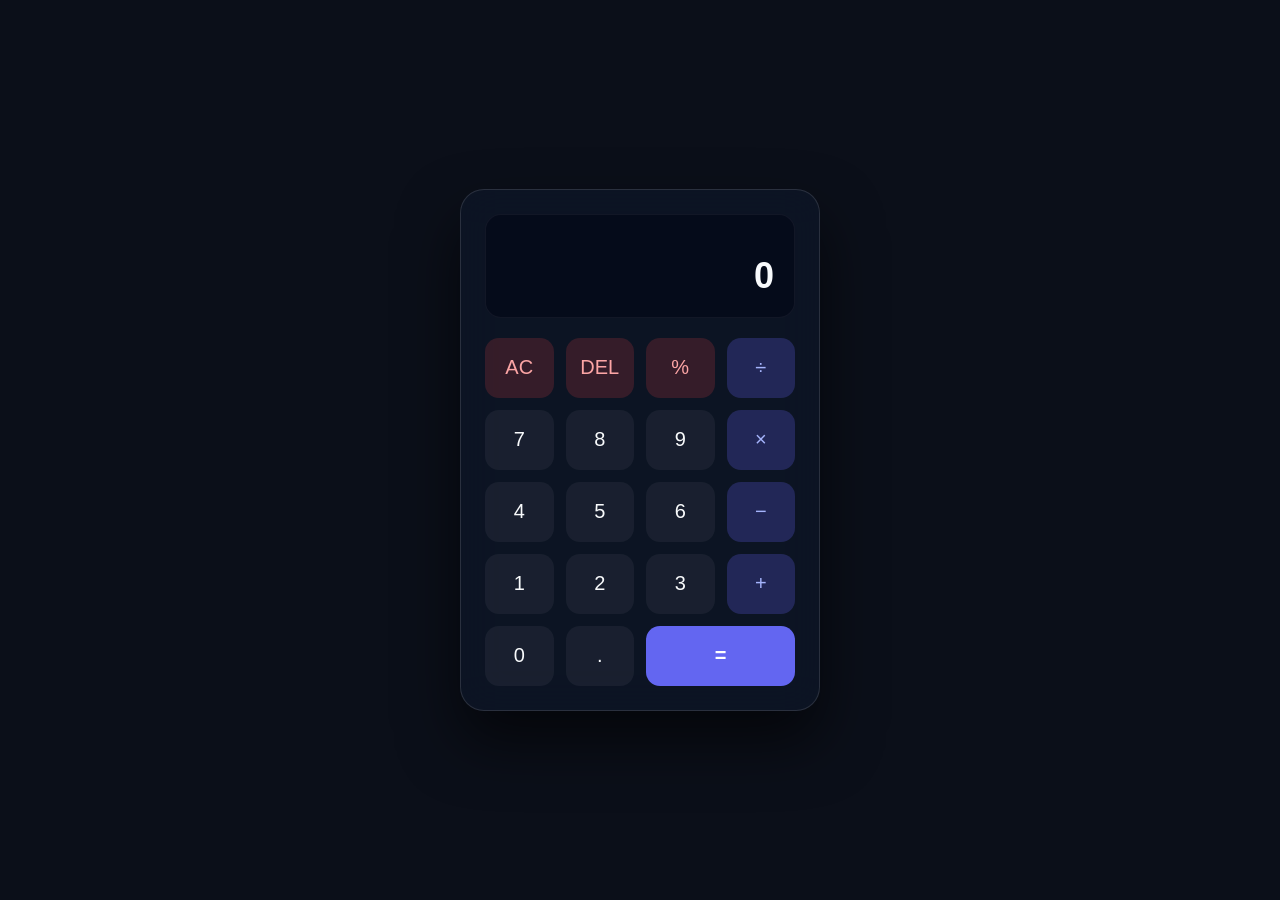
<file: Calculator/index.html>
<!DOCTYPE html>
<html lang="en">
<head>
  <meta charset="UTF-8">
  <meta name="viewport" content="width=device-width, initial-scale=1.0">
  <title>Professional Glassmorphic Calculator</title>
  <style>
    * {
      box-sizing: border-box;
      margin: 0;
      padding: 0;
      font-family: 'Segoe UI', Roboto, Helvetica, Arial, sans-serif;
    }

    body {
      min-height: 100vh;
      display: flex;
      justify-content: center;
      align-items: center;
      background: #0b0f19;
      overflow: hidden;
      position: relative;
    }

    /* Particle Canvas Background */
    #particle-canvas {
      position: absolute;
      top: 0;
      left: 0;
      width: 100%;
      height: 100%;
      z-index: 1;
      pointer-events: none;
    }

    /* Calculator Container */
    .calculator {
      position: relative;
      z-index: 10;
      width: 100%;
      max-width: 360px;
      background: rgba(15, 23, 42, 0.65);
      backdrop-filter: blur(20px);
      -webkit-backdrop-filter: blur(20px);
      border: 1px solid rgba(255, 255, 255, 0.12);
      border-radius: 24px;
      padding: 24px;
      box-shadow: 0 30px 60px rgba(0, 0, 0, 0.6);
    }

    /* Display Screen */
    .display {
      background: rgba(2, 6, 23, 0.6);
      border-radius: 16px;
      padding: 20px;
      margin-bottom: 20px;
      text-align: right;
      min-height: 100px;
      display: flex;
      flex-direction: column;
      justify-content: space-between;
      word-wrap: break-word;
      word-break: break-all;
      border: 1px solid rgba(255, 255, 255, 0.05);
    }

    .previous-operand {
      color: #94a3b8;
      font-size: 0.95rem;
      min-height: 1.2rem;
    }

    .current-operand {
      color: #f8fafc;
      font-size: 2.25rem;
      font-weight: 600;
    }

    /* Button Layout */
    .buttons {
      display: grid;
      grid-template-columns: repeat(4, 1fr);
      gap: 12px;
    }

    .btn {
      height: 60px;
      border: none;
      border-radius: 14px;
      font-size: 1.25rem;
      font-weight: 500;
      color: #f8fafc;
      background: rgba(255, 255, 255, 0.05);
      cursor: pointer;
      transition: all 0.15s ease-in-out;
      user-select: none;
    }

    .btn:hover {
      background: rgba(255, 255, 255, 0.15);
      transform: translateY(-2px);
    }

    .btn:active {
      transform: translateY(0);
      background: rgba(255, 255, 255, 0.25);
    }

    /* Operator & Function Color Variants */
    .btn-operator {
      background: rgba(99, 102, 241, 0.25);
      color: #a5b4fc;
    }

    .btn-operator:hover {
      background: rgba(99, 102, 241, 0.4);
    }

    .btn-function {
      background: rgba(239, 68, 68, 0.18);
      color: #fca5a5;
    }

    .btn-function:hover {
      background: rgba(239, 68, 68, 0.3);
    }

    .btn-equals {
      background: #6366f1;
      color: #ffffff;
      font-weight: 600;
    }

    .btn-equals:hover {
      background: #4f46e5;
    }

    .span-two {
      grid-column: span 2;
    }
  </style>
</head>
<body>

  <canvas id="particle-canvas"></canvas>

  <div class="calculator">
    <div class="display">
      <div class="previous-operand" id="previous-operand"></div>
      <div class="current-operand" id="current-operand">0</div>
    </div>

    <div class="buttons">
      <button class="btn btn-function" id="clear">AC</button>
      <button class="btn btn-function" id="delete">DEL</button>
      <button class="btn btn-function" data-action="percent">%</button>
      <button class="btn btn-operator" data-operator="÷">÷</button>

      <button class="btn" data-number="7">7</button>
      <button class="btn" data-number="8">8</button>
      <button class="btn" data-number="9">9</button>
      <button class="btn btn-operator" data-operator="×">×</button>

      <button class="btn" data-number="4">4</button>
      <button class="btn" data-number="5">5</button>
      <button class="btn" data-number="6">6</button>
      <button class="btn btn-operator" data-operator="-">−</button>

      <button class="btn" data-number="1">1</button>
      <button class="btn" data-number="2">2</button>
      <button class="btn" data-number="3">3</button>
      <button class="btn btn-operator" data-operator="+">+</button>

      <button class="btn" data-number="0">0</button>
      <button class="btn" data-number=".">.</button>
      <button class="btn btn-equals span-two" id="equals">=</button>
    </div>
  </div>

  <script>
    /* ===================================================
       1. CALCULATOR LOGIC ENGINE
       =================================================== */
    class Calculator {
      constructor(previousOperandElement, currentOperandElement) {
        this.previousOperandElement = previousOperandElement;
        this.currentOperandElement = currentOperandElement;
        this.clear();
      }

      clear() {
        this.currentOperand = '0';
        this.previousOperand = '';
        this.operation = undefined;
        this.shouldResetScreen = false;
      }

      delete() {
        if (this.shouldResetScreen) return;
        if (this.currentOperand === '0') return;
        if (this.currentOperand.length === 1) {
          this.currentOperand = '0';
        } else {
          this.currentOperand = this.currentOperand.toString().slice(0, -1);
        }
      }

      appendNumber(number) {
        if (this.currentOperand === '0' || this.shouldResetScreen) {
          this.currentOperand = number === '.' ? '0.' : number.toString();
          this.shouldResetScreen = false;
          return;
        }
        if (number === '.' && this.currentOperand.includes('.')) return;
        this.currentOperand += number.toString();
      }

      chooseOperation(operation) {
        if (this.currentOperand === '' && this.previousOperand === '') return;
        if (this.previousOperand !== '' && !this.shouldResetScreen) {
          this.compute();
        }
        this.operation = operation;
        this.previousOperand = `${this.currentOperand} ${this.operation}`;
        this.shouldResetScreen = true;
      }

      compute() {
        let computation;
        const prev = parseFloat(this.previousOperand);
        const current = parseFloat(this.currentOperand);

        if (isNaN(prev) || isNaN(current)) return;

        switch (this.operation) {
          case '+':
            computation = prev + current;
            break;
          case '-':
          case '−':
            computation = prev - current;
            break;
          case '×':
          case '*':
            computation = prev * current;
            break;
          case '÷':
          case '/':
            if (current === 0) {
              alert("Cannot divide by zero!");
              this.clear();
              return;
            }
            computation = prev / current;
            break;
          default:
            return;
        }

        this.currentOperand = Math.round(computation * 1e10) / 1e10;
        this.operation = undefined;
        this.previousOperand = '';
        this.shouldResetScreen = true;
      }

      percentage() {
        const current = parseFloat(this.currentOperand);
        if (isNaN(current)) return;
        this.currentOperand = (current / 100).toString();
      }

      updateDisplay() {
        this.currentOperandElement.innerText = this.currentOperand;
        this.previousOperandElement.innerText = this.previousOperand;
      }
    }

    // DOM Binding
    const previousOperandElement = document.getElementById('previous-operand');
    const currentOperandElement = document.getElementById('current-operand');
    const calculator = new Calculator(previousOperandElement, currentOperandElement);

    // Event Handling
    document.querySelectorAll('[data-number]').forEach(button => {
      button.addEventListener('click', () => {
        calculator.appendNumber(button.dataset.number);
        calculator.updateDisplay();
      });
    });

    document.querySelectorAll('[data-operator]').forEach(button => {
      button.addEventListener('click', () => {
        calculator.chooseOperation(button.dataset.operator);
        calculator.updateDisplay();
      });
    });

    document.getElementById('equals').addEventListener('click', () => {
      calculator.compute();
      calculator.updateDisplay();
    });

    document.getElementById('clear').addEventListener('click', () => {
      calculator.clear();
      calculator.updateDisplay();
    });

    document.getElementById('delete').addEventListener('click', () => {
      calculator.delete();
      calculator.updateDisplay();
    });

    document.querySelector('[data-action="percent"]').addEventListener('click', () => {
      calculator.percentage();
      calculator.updateDisplay();
    });

    // Keyboard Bindings
    document.addEventListener('keydown', (e) => {
      let key = e.key;
      if ((key >= '0' && key <= '9') || key === '.') calculator.appendNumber(key);
      else if (key === '+' || key === '-') calculator.chooseOperation(key);
      else if (key === '*') calculator.chooseOperation('×');
      else if (key === '/') { e.preventDefault(); calculator.chooseOperation('÷'); }
      else if (key === 'Enter' || key === '=') { e.preventDefault(); calculator.compute(); }
      else if (key === 'Backspace') calculator.delete();
      else if (key === 'Escape') calculator.clear();
      else if (key === '%') calculator.percentage();

      calculator.updateDisplay();
    });

    /* ===================================================
       2. MOUSE-FOLLOWING PARTICLE CANVAS SYSTEM
       =================================================== */
    const canvas = document.getElementById('particle-canvas');
    const ctx = canvas.getContext('2d');

    let particles = [];
    const mouse = { x: null, y: null };

    function resizeCanvas() {
      canvas.width = window.innerWidth;
      canvas.height = window.innerHeight;
    }
    resizeCanvas();
    window.addEventListener('resize', resizeCanvas);

    window.addEventListener('mousemove', (e) => {
      mouse.x = e.x;
      mouse.y = e.y;
      // Spawn particles on cursor movement
      for (let i = 0; i < 3; i++) {
        particles.push(new Particle(mouse.x, mouse.y));
      }
    });

    class Particle {
      constructor(x, y) {
        this.x = x;
        this.y = y;
        this.size = Math.random() * 4 + 1;
        this.speedX = (Math.random() - 0.5) * 2;
        this.speedY = (Math.random() - 0.5) * 2;
        this.color = `hsla(${Math.random() * 60 + 220}, 80%, 70%, `; // Indigo/Violet spectrum
        this.alpha = 1;
        this.decay = Math.random() * 0.02 + 0.01;
      }

      update() {
        this.x += this.speedX;
        this.y += this.speedY;
        this.alpha -= this.decay;
      }

      draw() {
        ctx.save();
        ctx.beginPath();
        ctx.arc(this.x, this.y, this.size, 0, Math.PI * 2);
        ctx.fillStyle = this.color + this.alpha + ')';
        ctx.shadowBlur = 8;
        ctx.shadowColor = 'rgba(99, 102, 241, 0.8)';
        ctx.fill();
        ctx.restore();
      }
    }

    function handleParticles() {
      ctx.clearRect(0, 0, canvas.width, canvas.height);
      for (let i = 0; i < particles.length; i++) {
        particles[i].update();
        particles[i].draw();
        
        if (particles[i].alpha <= 0) {
          particles.splice(i, 1);
          i--;
        }
      }
      requestAnimationFrame(handleParticles);
    }
    handleParticles();
  </script>
</body>
</html>
</file>
